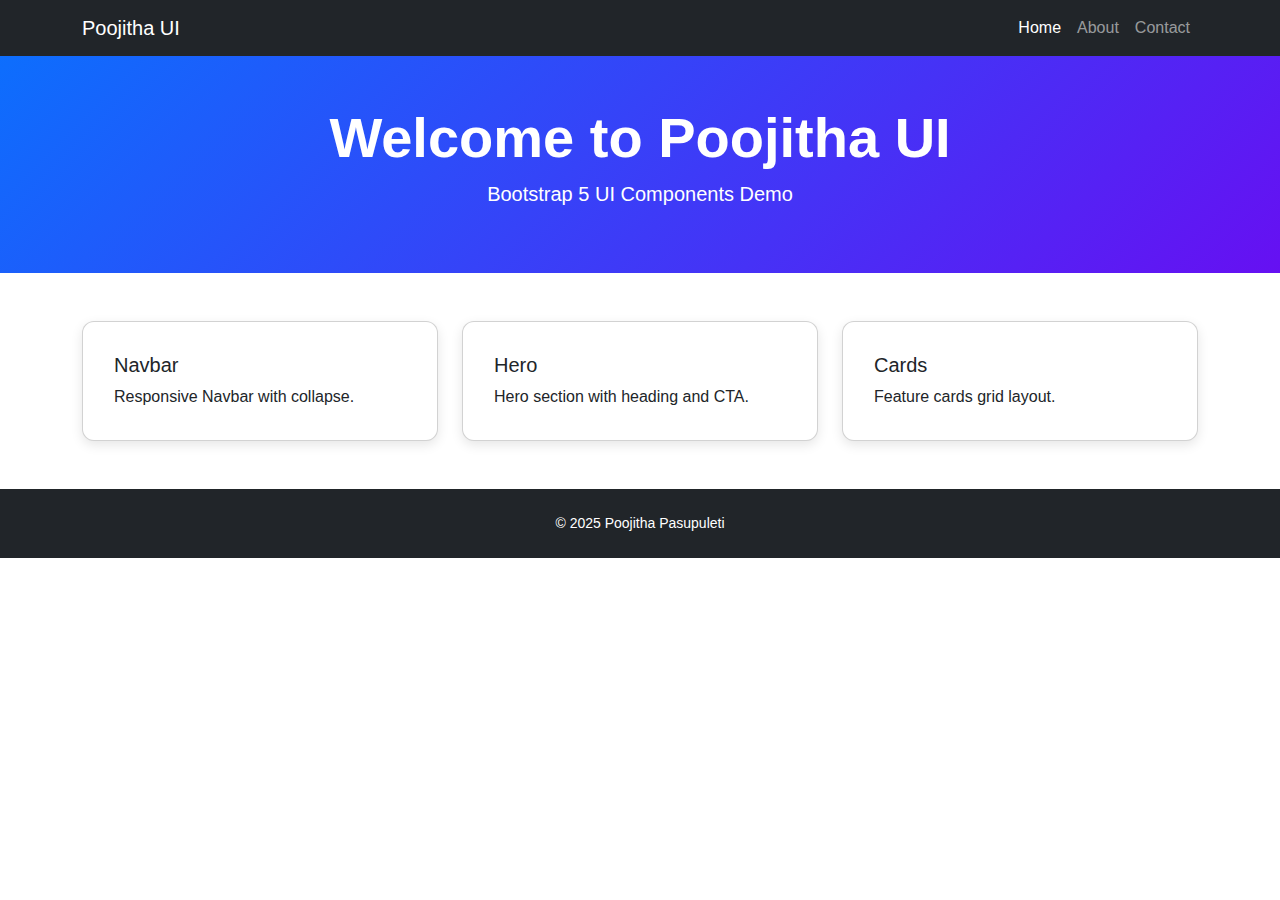
<file: index.html>
<!doctype html>
<html lang="en">
<head>
<meta charset="utf-8">
<meta name="viewport" content="width=device-width, initial-scale=1">
<title>Poojitha UI — Home</title>
<link href="https://cdn.jsdelivr.net/npm/bootstrap@5.3.0/dist/css/bootstrap.min.css" rel="stylesheet">
<link rel="stylesheet" href="assets/css/style.css">
</head>
<body>
<nav class="navbar navbar-expand-lg navbar-dark bg-dark">
  <div class="container">
    <a class="navbar-brand" href="index.html">Poojitha UI</a>
    <button class="navbar-toggler" type="button" data-bs-toggle="collapse" data-bs-target="#mainNav">
      <span class="navbar-toggler-icon"></span>
    </button>
    <div class="collapse navbar-collapse" id="mainNav">
      <ul class="navbar-nav ms-auto">
        <li class="nav-item"><a class="nav-link active" href="index.html">Home</a></li>
        <li class="nav-item"><a class="nav-link" href="about.html">About</a></li>
        <li class="nav-item"><a class="nav-link" href="contact.html">Contact</a></li>
      </ul>
    </div>
  </div>
</nav>
<section class="py-5 text-center bg-primary text-white">
  <div class="container">
    <h1 class="display-4 fw-bold">Welcome to Poojitha UI</h1>
    <p class="lead">Bootstrap 5 UI Components Demo</p>
  </div>
</section>

<section class="py-5">
<div class="container">
<div class="row g-4">
<div class="col-md-4"><div class="card h-100"><div class="card-body"><h5 class="card-title">Navbar</h5><p class="card-text">Responsive Navbar with collapse.</p></div></div></div>
<div class="col-md-4"><div class="card h-100"><div class="card-body"><h5 class="card-title">Hero</h5><p class="card-text">Hero section with heading and CTA.</p></div></div></div>
<div class="col-md-4"><div class="card h-100"><div class="card-body"><h5 class="card-title">Cards</h5><p class="card-text">Feature cards grid layout.</p></div></div></div>
</div></div></section>
<footer class="bg-dark text-white py-4 text-center">
<div class="container">&copy; 2025 Poojitha Pasupuleti</div>
</footer>
<script src="https://cdn.jsdelivr.net/npm/bootstrap@5.3.0/dist/js/bootstrap.bundle.min.js"></script>
<script src="assets/js/main.js"></script>
</body>
</html>
</file>
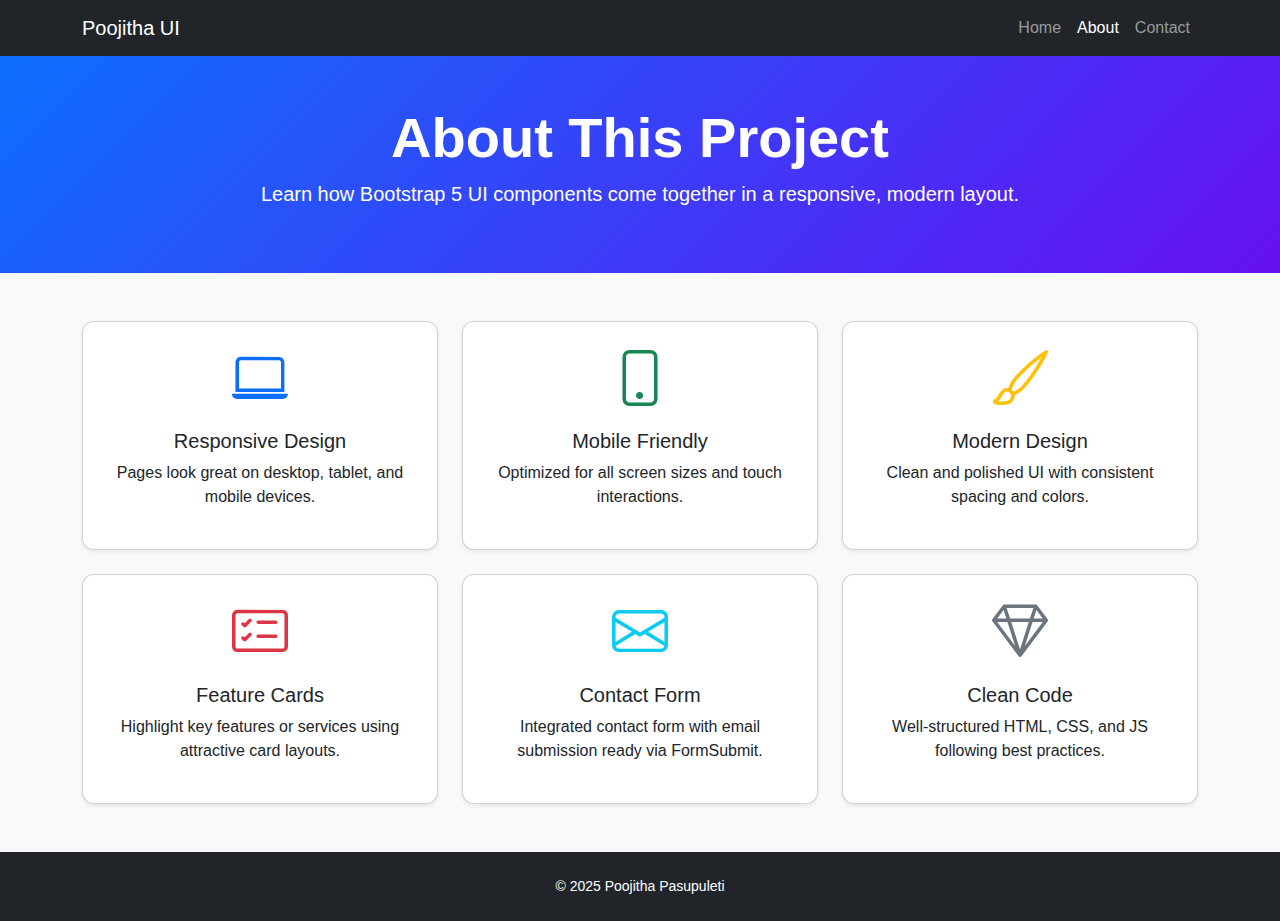
<file: about.html>
<!doctype html>
<html lang="en">
<head>
<meta charset="utf-8">
<meta name="viewport" content="width=device-width, initial-scale=1">
<title>About — Poojitha UI</title>
<link href="https://cdn.jsdelivr.net/npm/bootstrap@5.3.0/dist/css/bootstrap.min.css" rel="stylesheet">
<link rel="stylesheet" href="https://cdn.jsdelivr.net/npm/bootstrap-icons@1.10.5/font/bootstrap-icons.css">
<link rel="stylesheet" href="assets/css/style.css">
</head>
<body>

<!-- Navbar -->
<nav class="navbar navbar-expand-lg navbar-dark bg-dark">
  <div class="container">
    <a class="navbar-brand" href="index.html">Poojitha UI</a>
    <button class="navbar-toggler" type="button" data-bs-toggle="collapse" data-bs-target="#mainNav">
      <span class="navbar-toggler-icon"></span>
    </button>
    <div class="collapse navbar-collapse" id="mainNav">
      <ul class="navbar-nav ms-auto">
        <li class="nav-item"><a class="nav-link" href="index.html">Home</a></li>
        <li class="nav-item"><a class="nav-link active" href="about.html">About</a></li>
        <li class="nav-item"><a class="nav-link" href="contact.html">Contact</a></li>
      </ul>
    </div>
  </div>
</nav>

<!-- Hero Section -->
<section class="py-5 bg-primary text-white text-center">
  <div class="container">
    <h1 class="display-4 fw-bold">About This Project</h1>
    <p class="lead">Learn how Bootstrap 5 UI components come together in a responsive, modern layout.</p>
  </div>
</section>

<!-- Features / Services Section -->
<section class="py-5 bg-light">
  <div class="container">
    <div class="row g-4">
      <!-- Card 1 -->
      <div class="col-md-4">
        <div class="card h-100 shadow-sm p-4 text-center">
          <i class="bi bi-laptop display-4 text-primary"></i>
          <h5 class="mt-3">Responsive Design</h5>
          <p>Pages look great on desktop, tablet, and mobile devices.</p>
        </div>
      </div>
      <!-- Card 2 -->
      <div class="col-md-4">
        <div class="card h-100 shadow-sm p-4 text-center">
          <i class="bi bi-phone display-4 text-success"></i>
          <h5 class="mt-3">Mobile Friendly</h5>
          <p>Optimized for all screen sizes and touch interactions.</p>
        </div>
      </div>
      <!-- Card 3 -->
      <div class="col-md-4">
        <div class="card h-100 shadow-sm p-4 text-center">
          <i class="bi bi-brush display-4 text-warning"></i>
          <h5 class="mt-3">Modern Design</h5>
          <p>Clean and polished UI with consistent spacing and colors.</p>
        </div>
      </div>
      <!-- Card 4 -->
      <div class="col-md-4">
        <div class="card h-100 shadow-sm p-4 text-center">
          <i class="bi bi-card-checklist display-4 text-danger"></i>
          <h5 class="mt-3">Feature Cards</h5>
          <p>Highlight key features or services using attractive card layouts.</p>
        </div>
      </div>
      <!-- Card 5 -->
      <div class="col-md-4">
        <div class="card h-100 shadow-sm p-4 text-center">
          <i class="bi bi-envelope display-4 text-info"></i>
          <h5 class="mt-3">Contact Form</h5>
          <p>Integrated contact form with email submission ready via FormSubmit.</p>
        </div>
      </div>
      <!-- Card 6 -->
      <div class="col-md-4">
        <div class="card h-100 shadow-sm p-4 text-center">
          <i class="bi bi-gem display-4 text-secondary"></i>
          <h5 class="mt-3">Clean Code</h5>
          <p>Well-structured HTML, CSS, and JS following best practices.</p>
        </div>
      </div>
    </div>
  </div>
</section>

<!-- Footer -->
<footer class="bg-dark text-white py-4 text-center">
  <div class="container">&copy; 2025 Poojitha Pasupuleti</div>
</footer>

<script src="https://cdn.jsdelivr.net/npm/bootstrap@5.3.0/dist/js/bootstrap.bundle.min.js"></script>
</body>
</html>
</file>
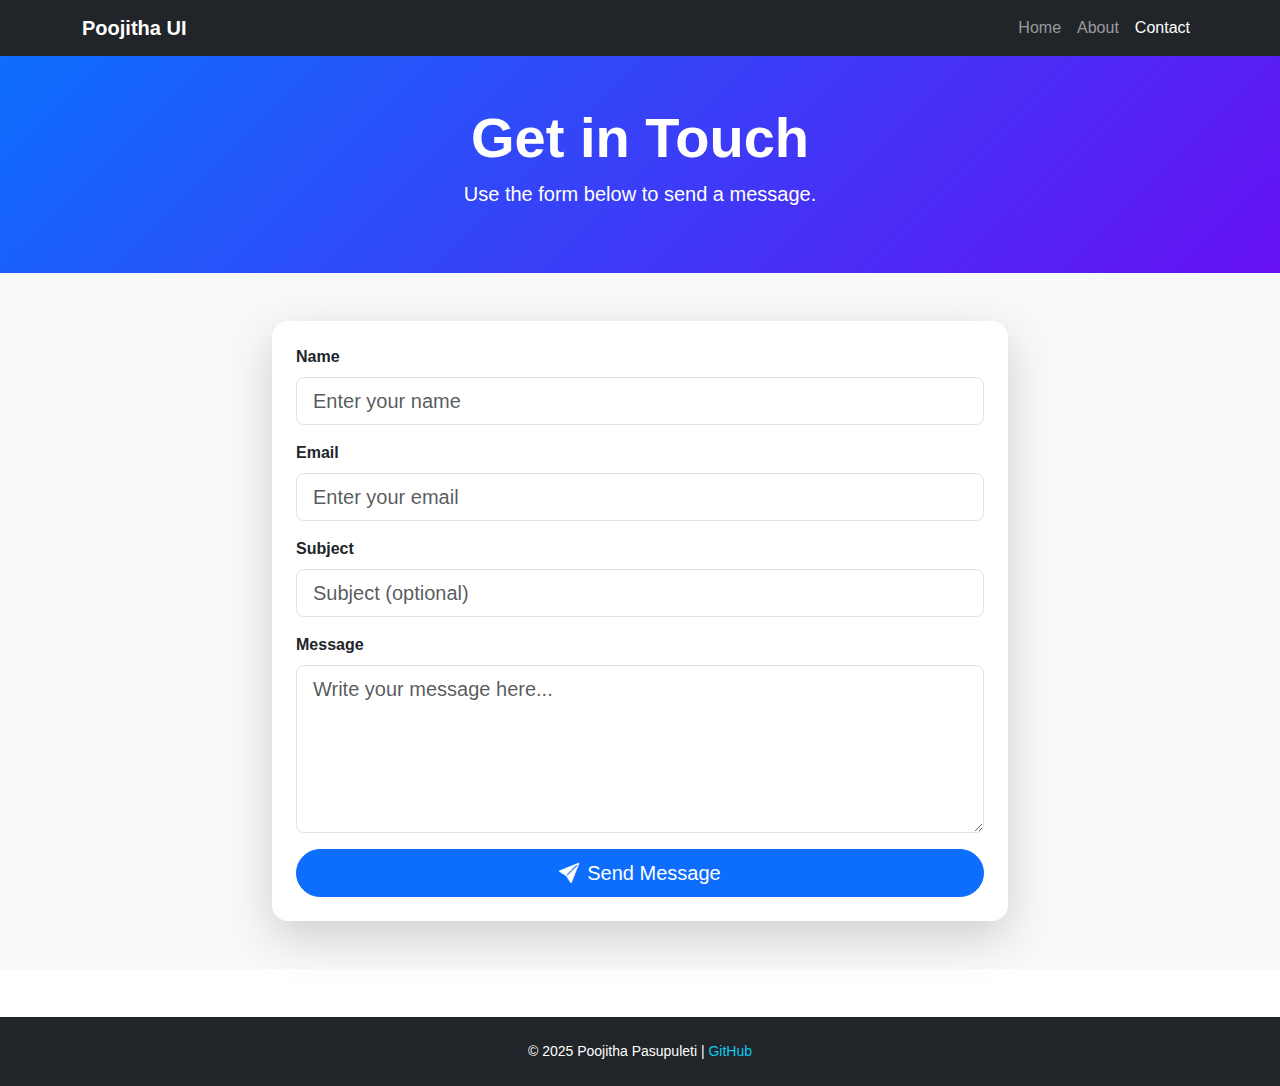
<file: contact.html>
<!doctype html>
<html lang="en">
<head>
  <meta charset="utf-8">
  <meta name="viewport" content="width=device-width, initial-scale=1">
  <title>Contact — Poojitha UI</title>

  <!-- Bootstrap CSS -->
  <link 
    href="https://cdn.jsdelivr.net/npm/bootstrap@5.3.0/dist/css/bootstrap.min.css" 
    rel="stylesheet"
  >
  <!-- Bootstrap Icons -->
  <link 
    rel="stylesheet" 
    href="https://cdn.jsdelivr.net/npm/bootstrap-icons@1.10.5/font/bootstrap-icons.css"
  >
  <!-- Custom CSS -->
  <link rel="stylesheet" href="assets/css/style.css">
</head>
<body>

  <!-- Navbar -->
  <nav class="navbar navbar-expand-lg navbar-dark bg-dark">
    <div class="container">
      <a class="navbar-brand fw-bold" href="index.html">Poojitha UI</a>
      <button class="navbar-toggler" type="button" data-bs-toggle="collapse" data-bs-target="#mainNav">
        <span class="navbar-toggler-icon"></span>
      </button>
      <div class="collapse navbar-collapse" id="mainNav">
        <ul class="navbar-nav ms-auto">
          <li class="nav-item"><a class="nav-link" href="index.html">Home</a></li>
          <li class="nav-item"><a class="nav-link" href="about.html">About</a></li>
          <li class="nav-item"><a class="nav-link active" href="contact.html">Contact</a></li>
        </ul>
      </div>
    </div>
  </nav>

  <!-- Hero Section -->
  <section class="py-5 bg-primary text-white text-center">
    <div class="container">
      <h1 class="display-4 fw-bold">Get in Touch</h1>
      <p class="lead">Use the form below to send a message.</p>
    </div>
  </section>

  <!-- Contact Form Section -->
  <section class="py-5 bg-light">
    <div class="container">
      <div class="row justify-content-center">
        <div class="col-lg-8">
          <div class="card shadow-lg border-0 rounded-4 p-4">
            <!-- Alert Message -->
            <div id="alertMessage" class="alert alert-danger d-none" role="alert">
              ⚠️ Please fill out all required fields before submitting.
            </div>

            <form id="contactForm" action="https://formsubmit.co/poojitha.pasupuleti2004@gmail.com" method="POST" novalidate>
              <div class="mb-3">
                <label class="form-label fw-semibold">Name</label>
                <input type="text" class="form-control form-control-lg" name="name" placeholder="Enter your name" required>
              </div>
              <div class="mb-3">
                <label class="form-label fw-semibold">Email</label>
                <input type="email" class="form-control form-control-lg" name="email" placeholder="Enter your email" required>
              </div>
              <div class="mb-3">
                <label class="form-label fw-semibold">Subject</label>
                <input type="text" class="form-control form-control-lg" name="subject" placeholder="Subject (optional)">
              </div>
              <div class="mb-3">
                <label class="form-label fw-semibold">Message</label>
                <textarea class="form-control form-control-lg" rows="5" name="message" placeholder="Write your message here..." required></textarea>
              </div>
              <button class="btn btn-primary w-100 py-2 fs-5" type="submit">
                <i class="bi bi-send-fill me-2"></i>Send Message
              </button>
            </form>
          </div>
        </div>
      </div>
    </div>
  </section>

  <!-- Success Modal -->
  <div class="modal fade" id="successModal" tabindex="-1">
    <div class="modal-dialog modal-dialog-centered">
      <div class="modal-content text-center p-4 border-0 rounded-4 shadow">
        <div class="modal-body">
          <i class="bi bi-check-circle-fill text-success display-4"></i>
          <h5 class="mt-3 mb-2 fw-bold">Your message has been submitted successfully!</h5>
          <button type="button" class="btn btn-success mt-2 px-4" data-bs-dismiss="modal">Close</button>
        </div>
      </div>
    </div>
  </div>

  <!-- Footer -->
  <footer class="bg-dark text-white py-4 text-center mt-5">
    <div class="container">
      <p class="mb-0">&copy; 2025 Poojitha Pasupuleti | <a href="https://github.com/poojitha-pasupuleti" class="text-info text-decoration-none">GitHub</a></p>
    </div>
  </footer>

  <!-- Bootstrap JS -->
  <script src="https://cdn.jsdelivr.net/npm/bootstrap@5.3.0/dist/js/bootstrap.bundle.min.js"></script>

  <!-- Custom JS -->
  <script>
    const form = document.getElementById('contactForm');
    const alertBox = document.getElementById('alertMessage');

    form.addEventListener('submit', function(e) {
      e.preventDefault();

      // Get input values
      const name = form.querySelector('input[name="name"]').value.trim();
      const email = form.querySelector('input[name="email"]').value.trim();
      const message = form.querySelector('textarea[name="message"]').value.trim();

      // Validate required fields
      if (name === '' || email === '' || message === '') {
        alertBox.classList.remove('d-none');
        return;
      }

      // Hide alert if filled
      alertBox.classList.add('d-none');

      // Show success modal
      const modal = new bootstrap.Modal(document.getElementById('successModal'));
      modal.show();

      // Reset form fields
      form.reset();
    });
  </script>

</body>
</html>
</file>
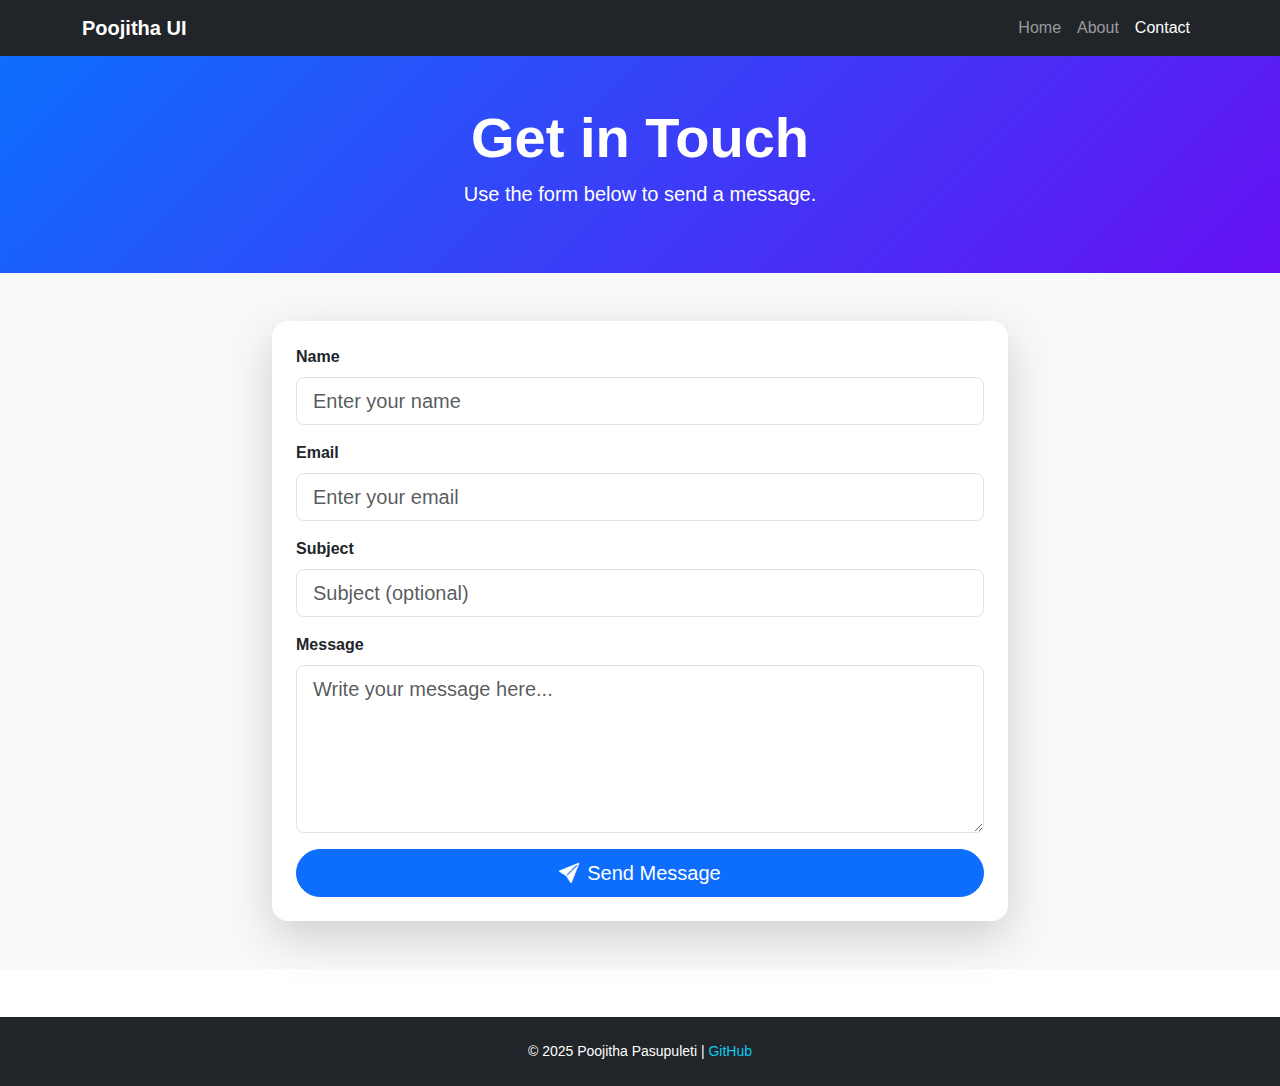
<file: bootstrap5-ui-task-full/contact.html>
<!doctype html>
<html lang="en">
<head>
  <meta charset="utf-8">
  <meta name="viewport" content="width=device-width, initial-scale=1">
  <title>Contact — Poojitha UI</title>

  <!-- Bootstrap CSS -->
  <link 
    href="https://cdn.jsdelivr.net/npm/bootstrap@5.3.0/dist/css/bootstrap.min.css" 
    rel="stylesheet"
  >
  <!-- Bootstrap Icons -->
  <link 
    rel="stylesheet" 
    href="https://cdn.jsdelivr.net/npm/bootstrap-icons@1.10.5/font/bootstrap-icons.css"
  >
  <!-- Custom CSS -->
  <link rel="stylesheet" href="assets/css/style.css">
</head>
<body>

  <!-- Navbar -->
  <nav class="navbar navbar-expand-lg navbar-dark bg-dark">
    <div class="container">
      <a class="navbar-brand fw-bold" href="index.html">Poojitha UI</a>
      <button class="navbar-toggler" type="button" data-bs-toggle="collapse" data-bs-target="#mainNav">
        <span class="navbar-toggler-icon"></span>
      </button>
      <div class="collapse navbar-collapse" id="mainNav">
        <ul class="navbar-nav ms-auto">
          <li class="nav-item"><a class="nav-link" href="index.html">Home</a></li>
          <li class="nav-item"><a class="nav-link" href="about.html">About</a></li>
          <li class="nav-item"><a class="nav-link active" href="contact.html">Contact</a></li>
        </ul>
      </div>
    </div>
  </nav>

  <!-- Hero Section -->
  <section class="py-5 bg-primary text-white text-center">
    <div class="container">
      <h1 class="display-4 fw-bold">Get in Touch</h1>
      <p class="lead">Use the form below to send a message.</p>
    </div>
  </section>

  <!-- Contact Form Section -->
  <section class="py-5 bg-light">
    <div class="container">
      <div class="row justify-content-center">
        <div class="col-lg-8">
          <div class="card shadow-lg border-0 rounded-4 p-4">
            <!-- Alert Message -->
            <div id="alertMessage" class="alert alert-danger d-none" role="alert">
              ⚠️ Please fill out all required fields before submitting.
            </div>

            <form id="contactForm" action="https://formsubmit.co/poojitha.pasupuleti2004@gmail.com" method="POST" novalidate>
              <div class="mb-3">
                <label class="form-label fw-semibold">Name</label>
                <input type="text" class="form-control form-control-lg" name="name" placeholder="Enter your name" required>
              </div>
              <div class="mb-3">
                <label class="form-label fw-semibold">Email</label>
                <input type="email" class="form-control form-control-lg" name="email" placeholder="Enter your email" required>
              </div>
              <div class="mb-3">
                <label class="form-label fw-semibold">Subject</label>
                <input type="text" class="form-control form-control-lg" name="subject" placeholder="Subject (optional)">
              </div>
              <div class="mb-3">
                <label class="form-label fw-semibold">Message</label>
                <textarea class="form-control form-control-lg" rows="5" name="message" placeholder="Write your message here..." required></textarea>
              </div>
              <button class="btn btn-primary w-100 py-2 fs-5" type="submit">
                <i class="bi bi-send-fill me-2"></i>Send Message
              </button>
            </form>
          </div>
        </div>
      </div>
    </div>
  </section>

  <!-- Success Modal -->
  <div class="modal fade" id="successModal" tabindex="-1">
    <div class="modal-dialog modal-dialog-centered">
      <div class="modal-content text-center p-4 border-0 rounded-4 shadow">
        <div class="modal-body">
          <i class="bi bi-check-circle-fill text-success display-4"></i>
          <h5 class="mt-3 mb-2 fw-bold">Your message has been submitted successfully!</h5>
          <button type="button" class="btn btn-success mt-2 px-4" data-bs-dismiss="modal">Close</button>
        </div>
      </div>
    </div>
  </div>

  <!-- Footer -->
  <footer class="bg-dark text-white py-4 text-center mt-5">
    <div class="container">
      <p class="mb-0">&copy; 2025 Poojitha Pasupuleti | <a href="https://github.com/poojitha-pasupuleti" class="text-info text-decoration-none">GitHub</a></p>
    </div>
  </footer>

  <!-- Bootstrap JS -->
  <script src="https://cdn.jsdelivr.net/npm/bootstrap@5.3.0/dist/js/bootstrap.bundle.min.js"></script>

  <!-- Custom JS -->
  <script>
    const form = document.getElementById('contactForm');
    const alertBox = document.getElementById('alertMessage');

    form.addEventListener('submit', function(e) {
      e.preventDefault();

      // Get input values
      const name = form.querySelector('input[name="name"]').value.trim();
      const email = form.querySelector('input[name="email"]').value.trim();
      const message = form.querySelector('textarea[name="message"]').value.trim();

      // Validate required fields
      if (name === '' || email === '' || message === '') {
        alertBox.classList.remove('d-none');
        return;
      }

      // Hide alert if filled
      alertBox.classList.add('d-none');

      // Show success modal
      const modal = new bootstrap.Modal(document.getElementById('successModal'));
      modal.show();

      // Reset form fields
      form.reset();
    });
  </script>

</body>
</html>
</file>
<file: assets/css/style.css>
body{font-family:sans-serif;} .card{border-radius:10px;box-shadow:0 2px 6px rgba(0,0,0,0.2);padding:15px;} .bg-primary{background-color:#0d6efd!important;color:#fff;} footer{font-size:14px;}
/* General Body */
body {
    font-family: 'Segoe UI', sans-serif;
}

/* Hero Section */
section.bg-primary {
    padding: 100px 0;
    color: #fff;
    text-align: center;
}

/* Cards */
.card {
    border-radius: 12px;
    box-shadow: 0 4px 8px rgba(0,0,0,0.2);
    transition: transform 0.3s;
}

.card:hover {
    transform: translateY(-5px);
}

.card:hover {
  cursor: pointer;
}

/* Footer */
footer {
    font-size: 14px;
    background-color: #222;
    color: #fff;
    text-align: center;
}

/* Buttons */
.btn-primary {
    border-radius: 50px;
    padding: 10px 25px;
}

/* About / Feature Cards */
.card {
    border-radius: 12px;
    box-shadow: 0 4px 12px rgba(0,0,0,0.1);
    transition: transform 0.4s ease, box-shadow 0.4s ease, background-color 0.4s ease;
    cursor: pointer;
    background-color: #fff;
}

.card:hover {
    transform: translateY(-10px) scale(1.05);
    box-shadow: 0 8px 20px rgba(0,0,0,0.2);
    background: linear-gradient(135deg, #0d6efd, #6610f2, #6f42c1);
    color: #fff;
}

/* Card Text Color on Hover */
.card:hover h5, .card:hover p, .card:hover i {
    color: #fff;
}

/* Smooth transition for text/icons */
.card h5, .card p, .card i {
    transition: color 0.4s ease;
}

/* Section Padding */
section {
    padding: 80px 0;
}

/* Hero Section */
.bg-primary {
    background: linear-gradient(135deg, #0d6efd, #6610f2);
    color: #fff;
    text-align: center;
    padding: 120px 0;
}

/* Footer */
footer {
    background-color: #222;
    color: #fff;
    font-size: 14px;
    text-align: center;
}
</file>
<file: bootstrap5-ui-task-full/assets/css/style.css>
body{font-family:sans-serif;} .card{border-radius:10px;box-shadow:0 2px 6px rgba(0,0,0,0.2);padding:15px;} .bg-primary{background-color:#0d6efd!important;color:#fff;} footer{font-size:14px;}
/* General Body */
body {
    font-family: 'Segoe UI', sans-serif;
}

/* Hero Section */
section.bg-primary {
    padding: 100px 0;
    color: #fff;
    text-align: center;
}

/* Cards */
.card {
    border-radius: 12px;
    box-shadow: 0 4px 8px rgba(0,0,0,0.2);
    transition: transform 0.3s;
}

.card:hover {
    transform: translateY(-5px);
}

.card:hover {
  cursor: pointer;
}

/* Footer */
footer {
    font-size: 14px;
    background-color: #222;
    color: #fff;
    text-align: center;
}

/* Buttons */
.btn-primary {
    border-radius: 50px;
    padding: 10px 25px;
}

/* About / Feature Cards */
.card {
    border-radius: 12px;
    box-shadow: 0 4px 12px rgba(0,0,0,0.1);
    transition: transform 0.4s ease, box-shadow 0.4s ease, background-color 0.4s ease;
    cursor: pointer;
    background-color: #fff;
}

.card:hover {
    transform: translateY(-10px) scale(1.05);
    box-shadow: 0 8px 20px rgba(0,0,0,0.2);
    background: linear-gradient(135deg, #0d6efd, #6610f2, #6f42c1);
    color: #fff;
}

/* Card Text Color on Hover */
.card:hover h5, .card:hover p, .card:hover i {
    color: #fff;
}

/* Smooth transition for text/icons */
.card h5, .card p, .card i {
    transition: color 0.4s ease;
}

/* Section Padding */
section {
    padding: 80px 0;
}

/* Hero Section */
.bg-primary {
    background: linear-gradient(135deg, #0d6efd, #6610f2);
    color: #fff;
    text-align: center;
    padding: 120px 0;
}

/* Footer */
footer {
    background-color: #222;
    color: #fff;
    font-size: 14px;
    text-align: center;
}
</file>
